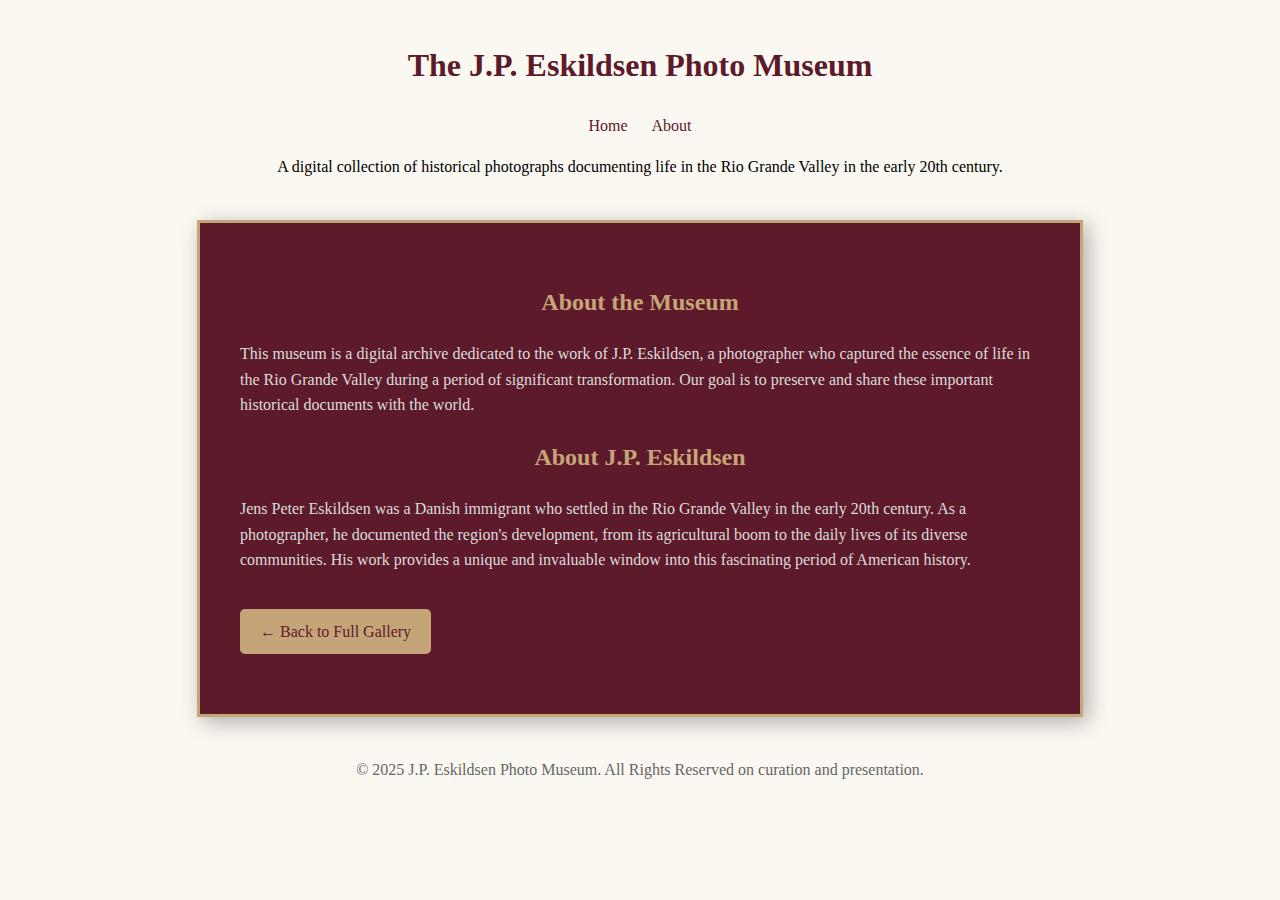
<file: about.html>
<!DOCTYPE html>
<html lang="en">
<head>
    <meta charset="UTF-8">
    <meta name="viewport" content="width=device-width, initial-scale=1.0">
    <title>About - The J.P. Eskildsen Photo Museum</title>

    <link rel="stylesheet" href="styles.css">
</head>
<body>

    <header>
        <h1>The J.P. Eskildsen Photo Museum</h1>
        <nav>
            <a href="index.html">Home</a>
            <a href="about.html">About</a>
        </nav>
        <p>A digital collection of historical photographs documenting life in the Rio Grande Valley in the early 20th century.</p>
    </header>

    <main>
        <h2>About the Museum</h2>
        <p>
            This museum is a digital archive dedicated to the work of J.P. Eskildsen, a photographer who captured the essence of life in the Rio Grande Valley during a period of significant transformation. Our goal is to preserve and share these important historical documents with the world.
        </p>

        <h2>About J.P. Eskildsen</h2>
        <p>
            Jens Peter Eskildsen was a Danish immigrant who settled in the Rio Grande Valley in the early 20th century. As a photographer, he documented the region's development, from its agricultural boom to the daily lives of its diverse communities. His work provides a unique and invaluable window into this fascinating period of American history.
        </p>

        <a href="index.html" class="back-link">← Back to Full Gallery</a>
    </main>

    <footer>
        <p>&copy; 2025 J.P. Eskildsen Photo Museum. All Rights Reserved on curation and presentation.</p>
    </footer>

</body>
</html>
</file>
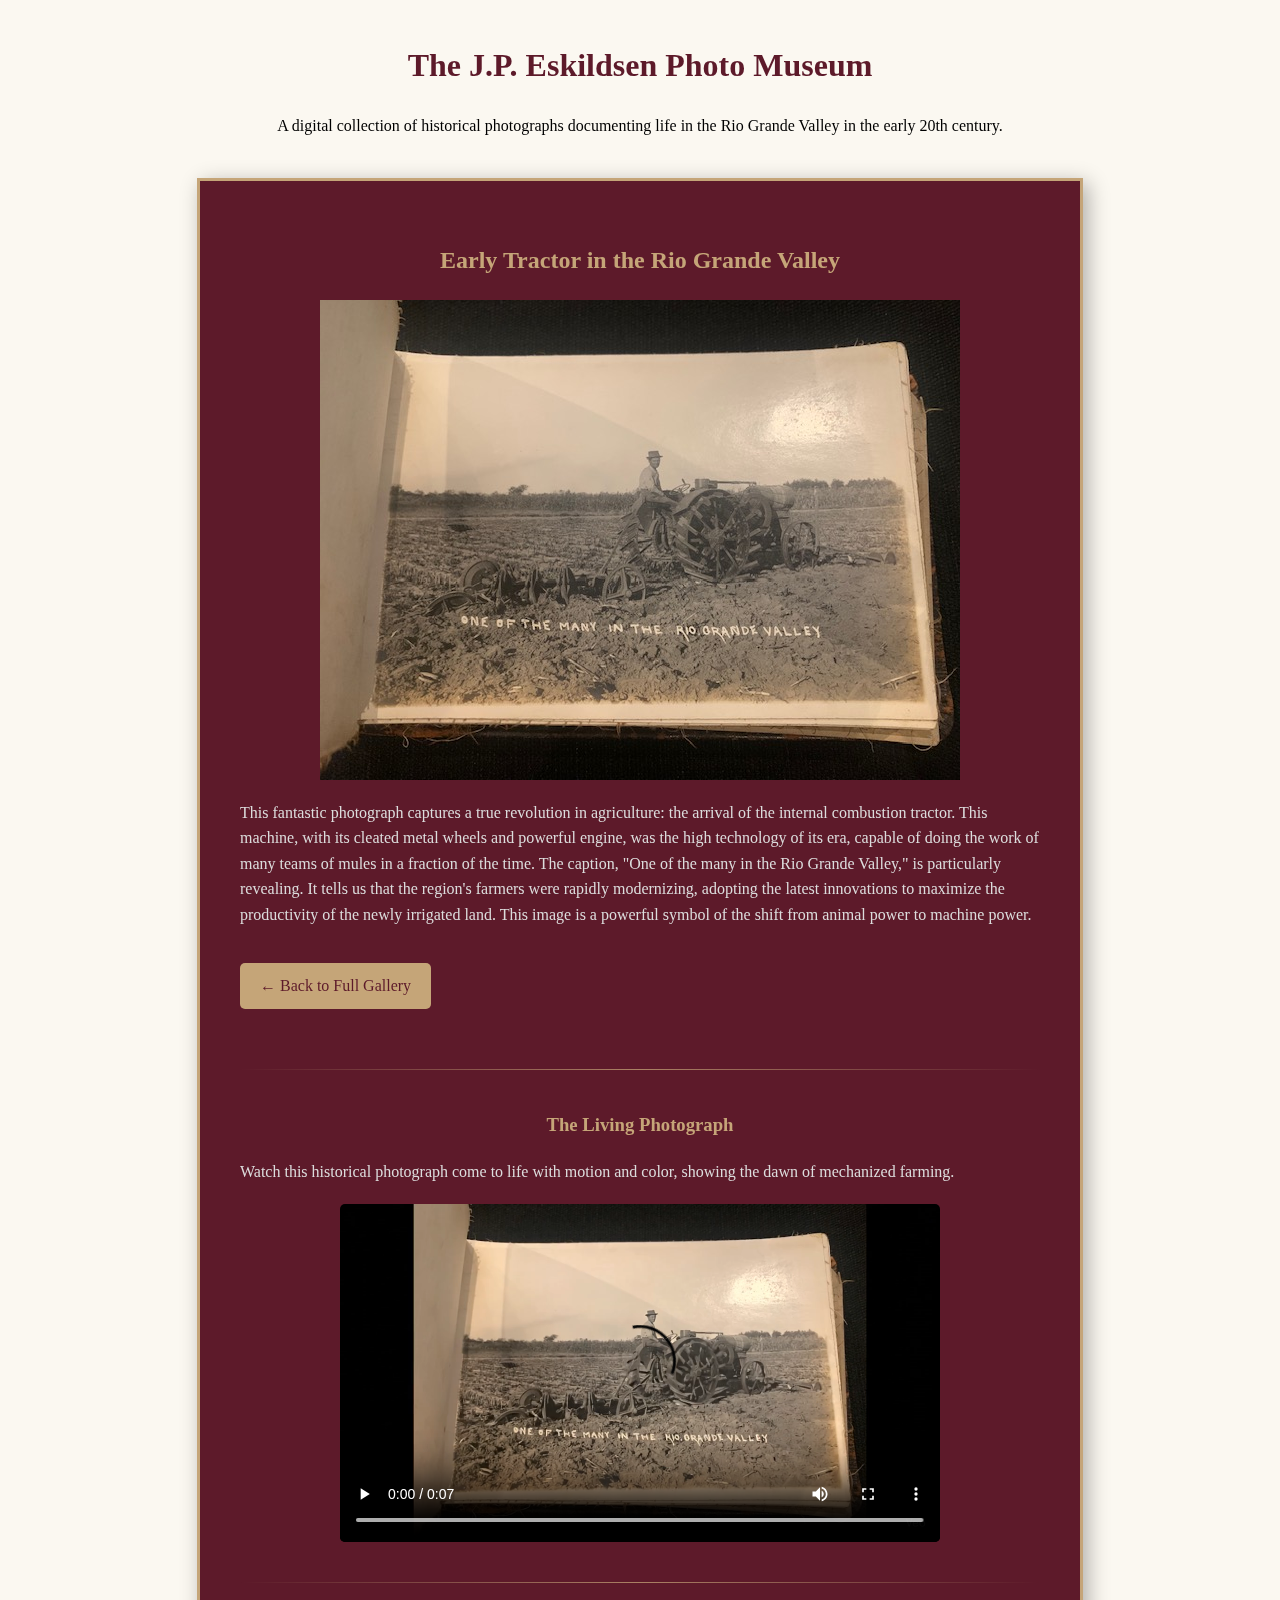
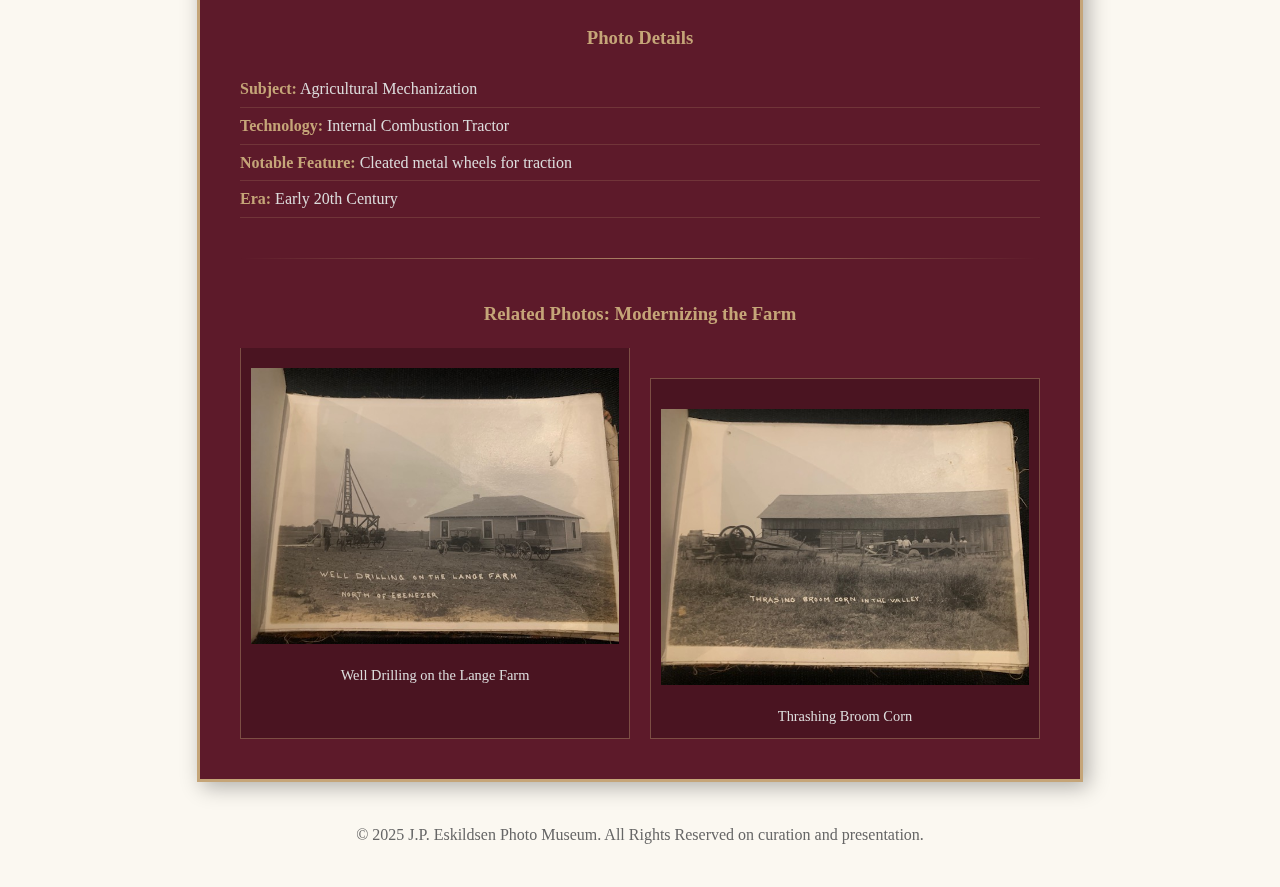
<file: early_tractor_detail.html>
<!DOCTYPE html>
<html lang="en">
<head>
    <meta charset="UTF-8">
    <meta name="viewport" content="width=device-width, initial-scale=1.0">
    <title>Early Tractor in the RGV - J.P. Eskildsen Photo Museum</title>
    
    <link rel="stylesheet" href="styles.css">
</head>
<body>

    <header>
        <h1>The J.P. Eskildsen Photo Museum</h1>
        <p>A digital collection of historical photographs documenting life in the Rio Grande Valley in the early 20th century.</p>
    </header>

    <main>
        <h2>Early Tractor in the Rio Grande Valley</h2>

        <img src="images/early_tractor_rgv.jpg" alt="A farmer driving an early model tractor with metal wheels in a field." style="padding: 0; border: none; background: none;">

        <p>
            This fantastic photograph captures a true revolution in agriculture: the arrival of the internal combustion tractor. This machine, with its cleated metal wheels and powerful engine, was the high technology of its era, capable of doing the work of many teams of mules in a fraction of the time. The caption, "One of the many in the Rio Grande Valley," is particularly revealing. It tells us that the region's farmers were rapidly modernizing, adopting the latest innovations to maximize the productivity of the newly irrigated land. This image is a powerful symbol of the shift from animal power to machine power.
        </p>

        <a href="index.html" class="back-link">← Back to Full Gallery</a>

        <hr class="detail-separator">

        <h3>The Living Photograph</h3>
        <p>Watch this historical photograph come to life with motion and color, showing the dawn of mechanized farming.</p>
        <video width="100%" style="max-width: 600px; display: block; margin: 20px auto; border-radius: 5px;" controls>
            <source src="videos/Early_Tractor.mp4" type="video/mp4">
            Your browser does not support the video tag.
        </video>
        
        <hr class="detail-separator">

        <h3>Photo Details</h3>
        <ul class="details-list">
            <li><strong>Subject:</strong> Agricultural Mechanization</li>
            <li><strong>Technology:</strong> Internal Combustion Tractor</li>
            <li><strong>Notable Feature:</strong> Cleated metal wheels for traction</li>
            <li><strong>Era:</strong> Early 20th Century</li>
        </ul>
        
        <hr class="detail-separator">

        <h3>Related Photos: Modernizing the Farm</h3>
        <div class="related-photos-grid">
            <div class="related-photo-item">
                <a href="well_drilling_detail.html"> 
                    <img src="images/well_drilling_lange_farm.jpg" alt="A well drilling rig operating next to a farmhouse on the Lange Farm.">
                    <p>Well Drilling on the Lange Farm</p>
                </a>
            </div>
            <div class="related-photo-item">
                <a href="thrashing_broom_corn_detail.html"> 
                    <img src="images/thrashing_broom_corn_valley.jpg" alt="Workers and machinery thrashing broom corn outside a large barn.">
                    <p>Thrashing Broom Corn</p>
                </a>
            </div>
        </div>

    </main>

    <footer>
        <p>&copy; 2025 J.P. Eskildsen Photo Museum. All Rights Reserved on curation and presentation.</p>
        <script type='text/javascript' src='https://storage.ko-fi.com/cdn/widget/Widget_2.js'></script>
        <script type='text/javascript'>kofiwidget2.init('Buy me a coffee', '#72a4f2', 'T6T81HAXTT');kofiwidget2.draw();</script>
    </footer>

</body>
</html>
</file>
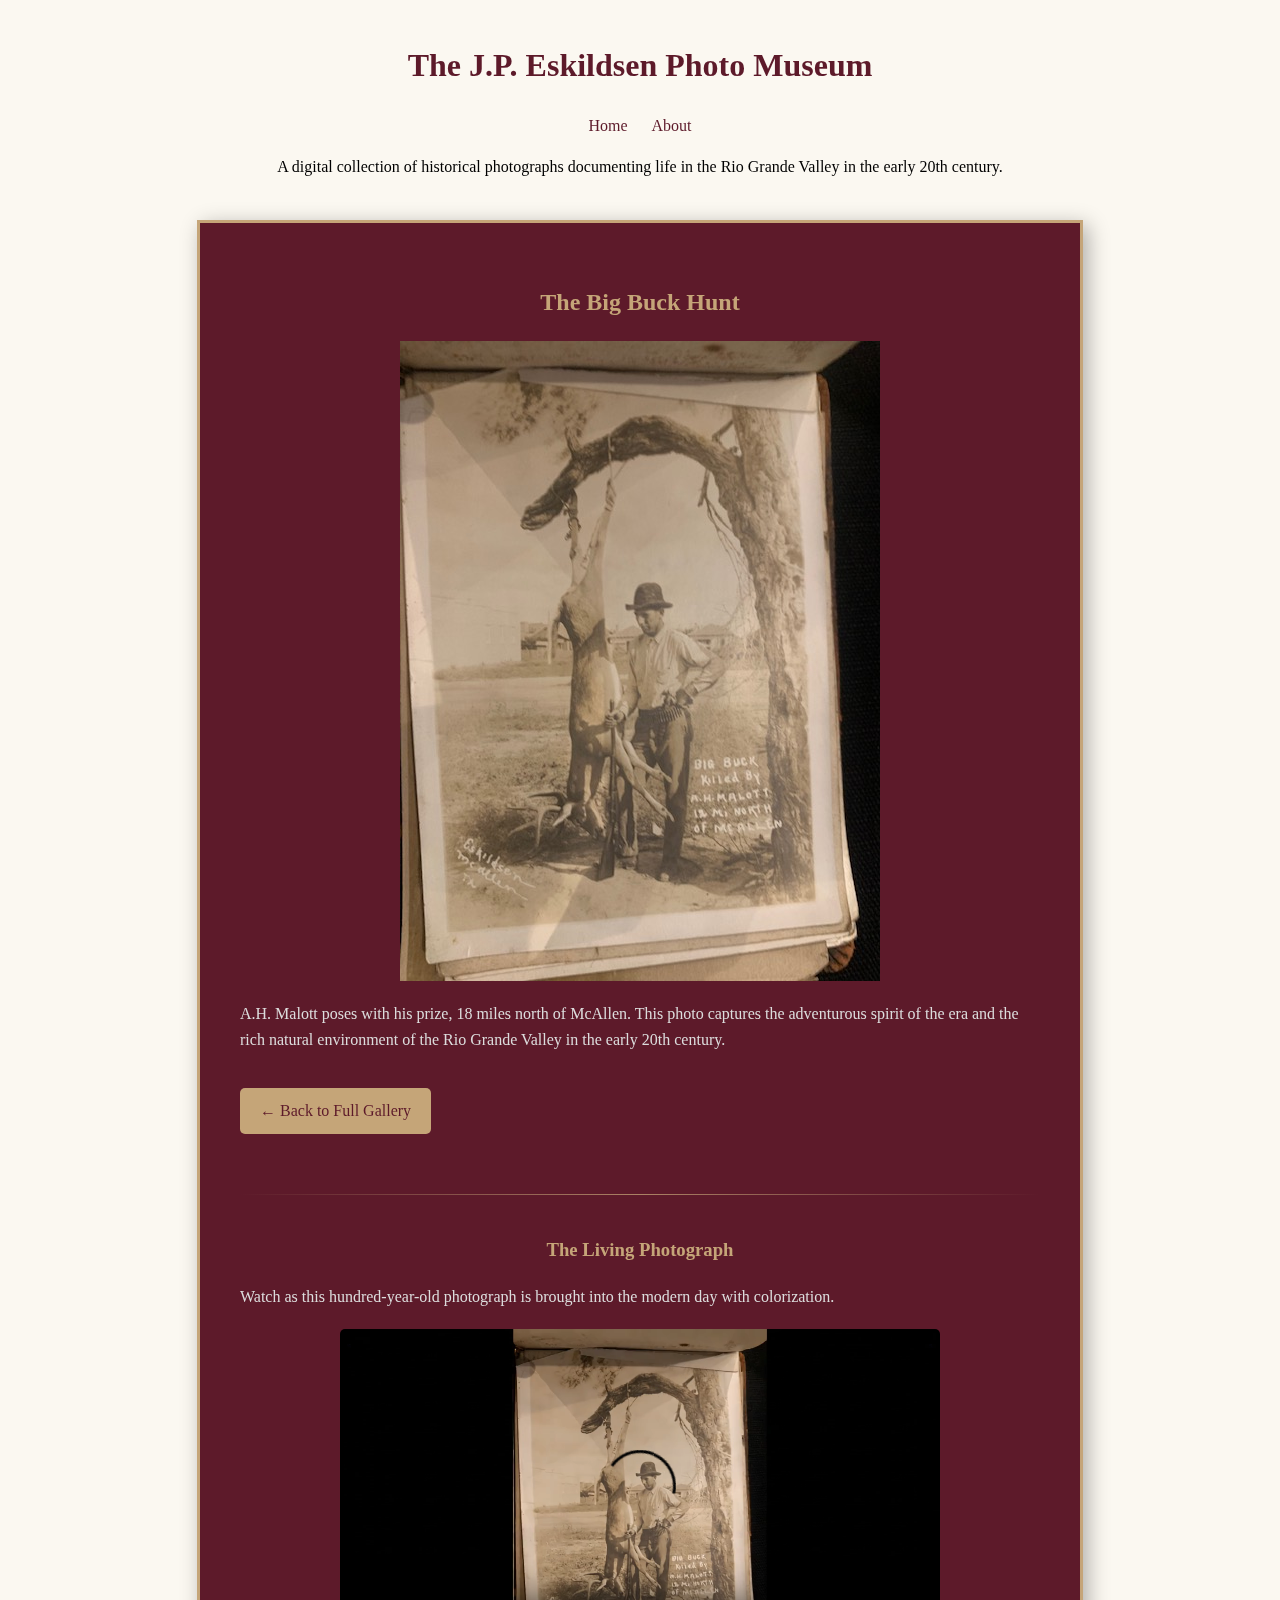
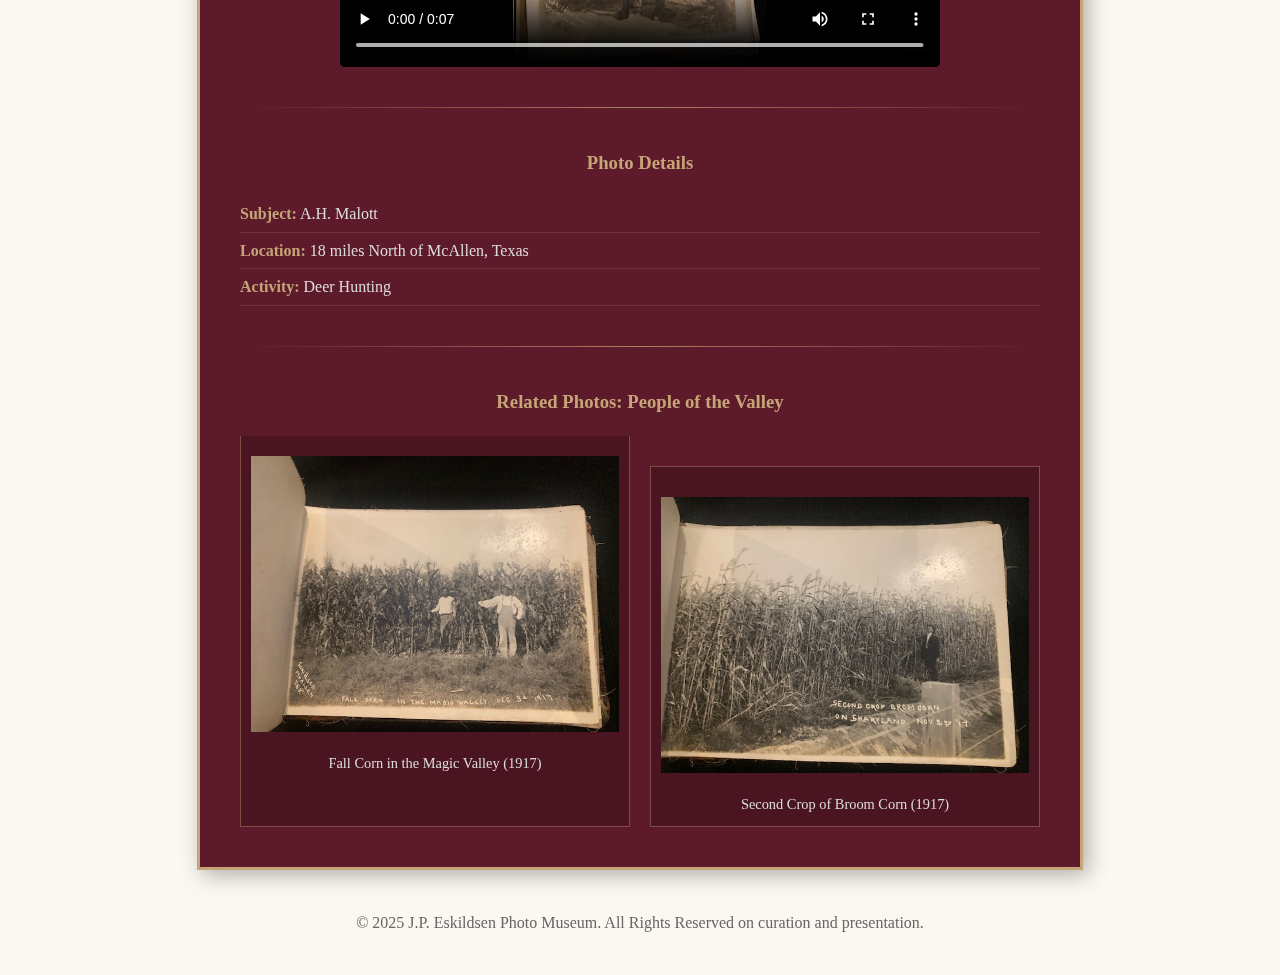
<file: hunter_detail.html>
<!DOCTYPE html>
<html lang="en">
<head>
    <meta charset="UTF-8">
    <meta name="viewport" content="width=device-width, initial-scale=1.0">
    <title>The Big Buck Hunt - J.P. Eskildsen Photo Museum</title>
    
    <link rel="stylesheet" href="styles.css">
</head>
<body>

    <header>
        <h1>The J.P. Eskildsen Photo Museum</h1>
        <nav>
            <a href="index.html">Home</a>
            <a href="about.html">About</a>
        </nav>
        <p>A digital collection of historical photographs documenting life in the Rio Grande Valley in the early 20th century.</p>
    </header>

    <main>
        <h2>The Big Buck Hunt</h2>

        <img src="images/hunter.jpg" alt="A hunter named A.H. Malott with a large buck" style="padding: 0; border: none; background: none;">

        <p>
            A.H. Malott poses with his prize, 18 miles north of McAllen. This photo captures the adventurous spirit of the era and the rich natural environment of the Rio Grande Valley in the early 20th century.
        </p>

        <a href="index.html" class="back-link">← Back to Full Gallery</a>

        <hr class="detail-separator">

        <h3>The Living Photograph</h3>
        <p>Watch as this hundred-year-old photograph is brought into the modern day with colorization.</p>
        <video width="100%" style="max-width: 600px; display: block; margin: 20px auto; border-radius: 5px;" controls>
            <source src="videos/hunter_colorized.mp4" type="video/mp4">
            Your browser does not support the video tag.
        </video>
        
        <hr class="detail-separator">

        <h3>Photo Details</h3>
        <ul class="details-list">
            <li><strong>Subject:</strong> A.H. Malott</li>
            <li><strong>Location:</strong> 18 miles North of McAllen, Texas</li>
            <li><strong>Activity:</strong> Deer Hunting</li>
        </ul>
        
        <hr class="detail-separator">

        <h3>Related Photos: People of the Valley</h3>
        <div class="related-photos-grid">
            <div class="related-photo-item">
                <a href="fall_corn_dec_1917_detail.html"> <img src="images/fall_corn_dec_1917.jpg" alt="Two men in a cornfield in December 1917.">
                    <p>Fall Corn in the Magic Valley (1917)</p>
                </a>
            </div>
            <div class="related-photo-item">
                <a href="sharyland_second_crop_detail.html"> <img src="images/sharyland_second_crop_broom_corn.jpg" alt="A man in a suit stands beside a second crop of broom corn at Sharyland.">
                    <p>Second Crop of Broom Corn (1917)</p>
                </a>
            </div>
        </div>

    </main>

    <footer>
        <p>&copy; 2025 J.P. Eskildsen Photo Museum. All Rights Reserved on curation and presentation.</p>
        <script type='text/javascript' src='https://storage.ko-fi.com/cdn/widget/Widget_2.js'></script>
        <script type='text/javascript'>kofiwidget2.init('Buy me a coffee', '#72a4f2', 'T6T81HAXTT');kofiwidget2.draw();</script>
    </footer>

</body>
</html>
</file>
<file: styles.css>
/* === THEME: THE FORMAL EXHIBITION === */

/* The background texture for the whole page */
body {
    font-family: 'Lora', Georgia, 'Times New Roman', Times, serif; 
    line-height: 1.6;
    margin: 0;
    padding: 0;
    background-color: #FBF8F1; /* Fallback color */
    background-image: url('https://www.transparenttextures.com/patterns/paper-fibers.png');
    background-attachment: fixed;
}

/* --- The Main 'Gallery Wall' Frame --- */
main {
    max-width: 800px;
    margin: 40px auto; /* Increased margin to let it 'breathe' */
    padding: 40px; /* Space inside the frame */
    
    background-color: #5D1A2A; /* A rich, deep burgundy */
    border: 3px solid #C5A578; /* A warm, gold-toned border */
    box-shadow: 5px 5px 20px rgba(0,0,0,0.3); /* A more pronounced shadow */
    
    color: #DCDCDC; /* The text inside this dark panel needs to be light */
}

/* The header now sits above the main panel */
header {
    max-width: 800px;
    margin: 40px auto 20px auto;
    padding: 0 20px;
    text-align: center;
}

header h1, header h2, header h3 {
    font-family: 'Playfair Display', serif;
    color: #5D1A2A; /* Match the main panel color for consistency */
}

header nav {
    margin-bottom: 10px;
}

header nav a {
    color: #5D1A2A;
    text-decoration: none;
    margin: 0 10px;
    font-family: 'Playfair Display', serif;
}

/* --- Styling INSIDE the burgundy panel --- */
main h2, main h3 {
    font-family: 'Playfair Display', serif;
    color: #C5A578; /* Use the gold accent for headlines inside the panel */
    text-align: center;
}

/* --- Section Separators --- */
main div {
    margin-top: 30px;
    padding-top: 30px;
    border-top: 1px solid rgba(197, 165, 120, 0.4); /* A subtle version of our gold color */
}

/* First div doesn't need a separator above it */
main div:first-of-type {
    margin-top: 0;
    padding-top: 0;
    border-top: none;
}


/* Images still have their own frame */
img {
    max-width: 100%;
    display: block;
    margin: 20px auto;
    border: 1px solid #ddd;
    padding: 5px;
    background-color: white; 
}

/* The footer sits below the main panel */
footer {
    max-width: 800px;
    margin: 20px auto 40px auto;
    padding: 0 20px;
    text-align: center;
    color: #666; /* A soft grey for the footer text */
}

/* === STYLES FOR PHOTO DETAIL PAGES === */

/* Style for the 'Back to Gallery' link */
.back-link {
    display: inline-block;
    margin: 20px 0;
    padding: 10px 20px;
    background-color: #C5A578; /* Gold accent color */
    color: #5D1A2A; /* Burgundy text color */
    text-decoration: none;
    font-family: 'Playfair Display', serif;
    border-radius: 5px;
    transition: background-color 0.3s ease;
}

.back-link:hover {
    background-color: #DCDCDC; /* Light color on hover */
}

/* A more elegant separator */
.detail-separator {
    border: 0;
    height: 1px;
    background-image: linear-gradient(to right, rgba(197, 165, 120, 0), rgba(197, 165, 120, 0.75), rgba(197, 165, 120, 0));
    margin: 40px 0;
}

/* Styling for the details list */
.details-list {
    list-style: none;
    padding-left: 0;
}
.details-list li {
    padding: 5px 0;
    border-bottom: 1px solid rgba(197, 165, 120, 0.2); /* Faint gold line */
}
.details-list li strong {
    color: #C5A578; /* Gold accent for the labels */
}

/* Styling for the 'Related Photos' section */
.related-photos-grid {
    display: grid;
    grid-template-columns: repeat(auto-fit, minmax(200px, 1fr));
    gap: 20px;
    margin-top: 20px;
}

.related-photo-item {
    background-color: rgba(0,0,0,0.2);
    border: 1px solid rgba(197, 165, 120, 0.4);
    padding: 10px;
    text-align: center;
    transition: transform 0.3s ease, box-shadow 0.3s ease;
}

.related-photo-item:hover {
    transform: translateY(-5px);
    box-shadow: 0 5px 15px rgba(0,0,0,0.3);
}

.related-photo-item a {
    text-decoration: none;
    color: #DCDCDC;
    font-family: 'Lora', serif;
}

.related-photo-item img {
    max-width: 100%;
    height: auto;
    border: none;
    padding: 0;
    background-color: transparent;
}

.related-photo-item p {
    margin: 10px 0 0 0;
    font-size: 0.9em;
}

/* === FIX FOR CLICKABLE GALLERY LINKS === */

/* This removes the default link underline and color for the whole block */
.gallery-item-link {
    text-decoration: none;
    color: inherit;
}

/* This specifically targets the H3 inside our new link */
.gallery-item-link h3 {
    color: #C5A578; /* Use the existing gold accent color */
    transition: color 0.3s ease;
}

/* When you hover over the link block, the H3 title changes color */
.gallery-item-link:hover h3 {
    color: #ffffff; /* Make it brighter on hover */
}
</file>
